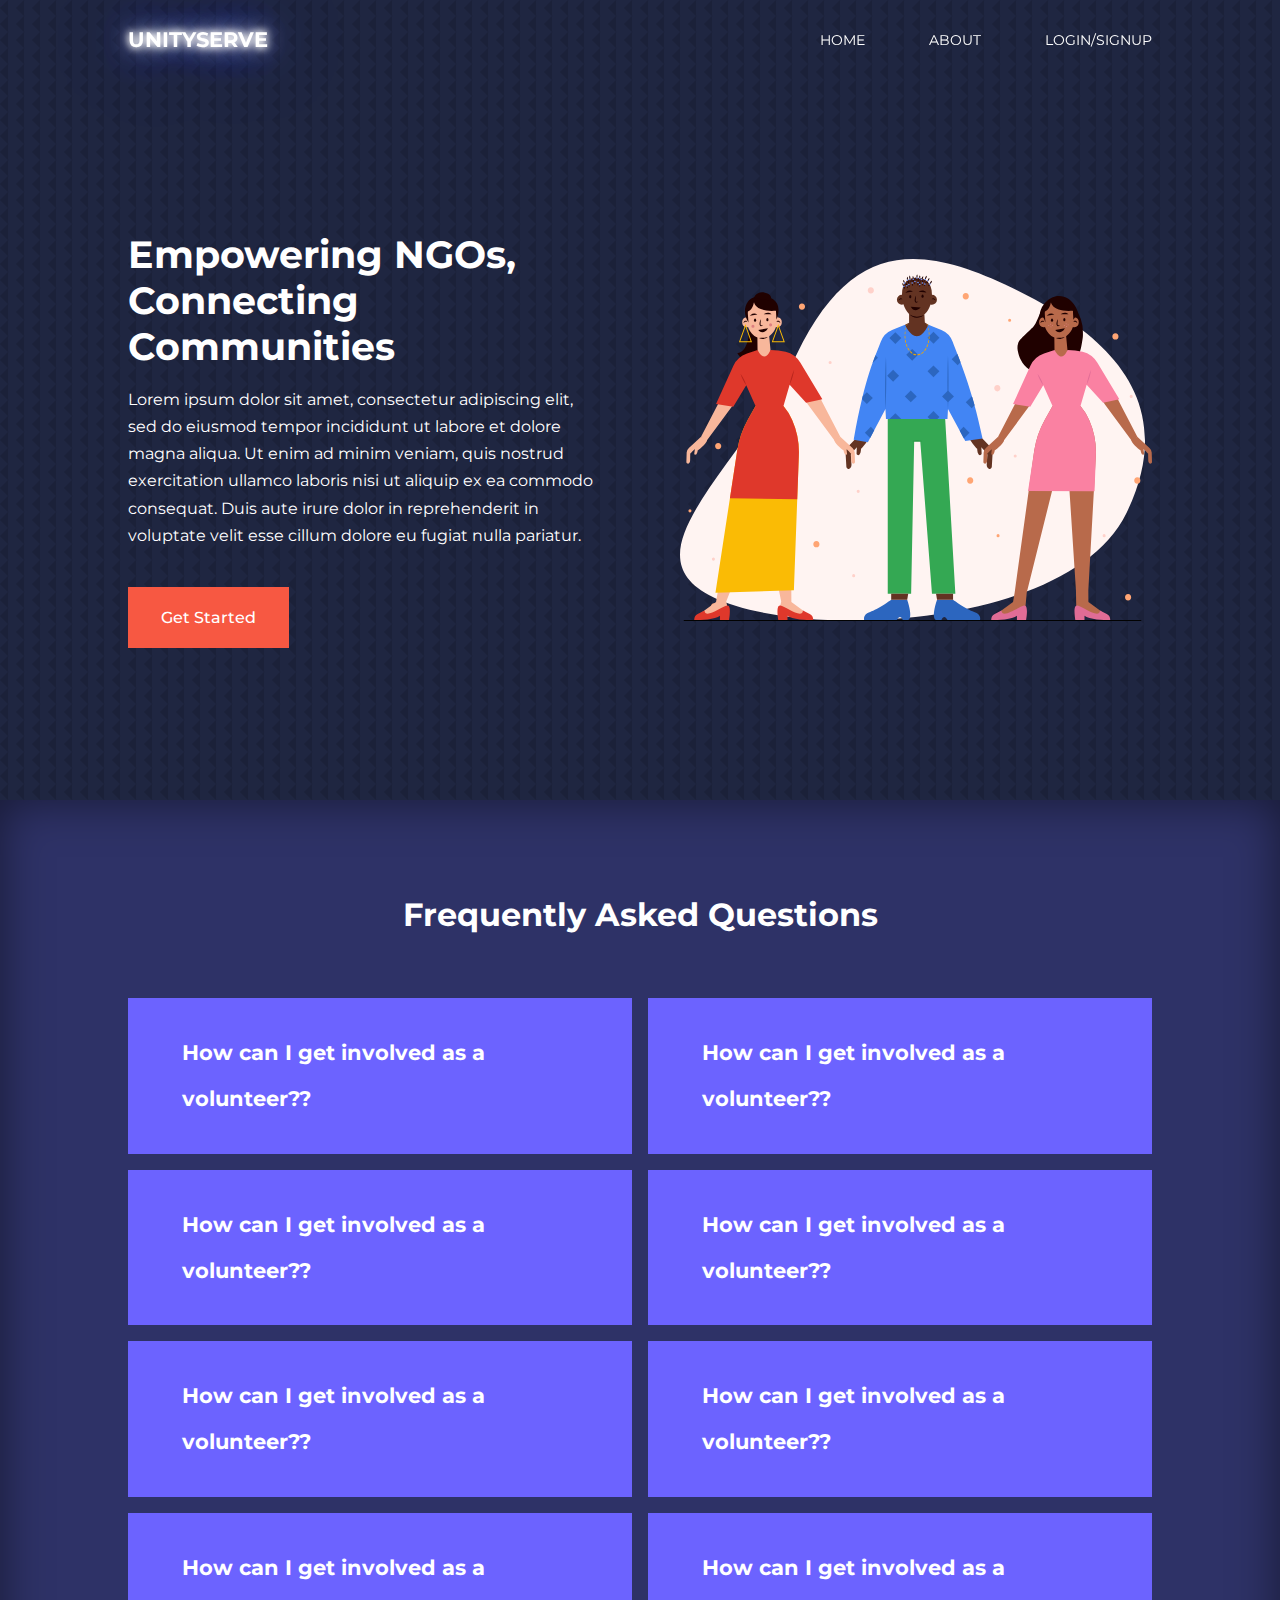
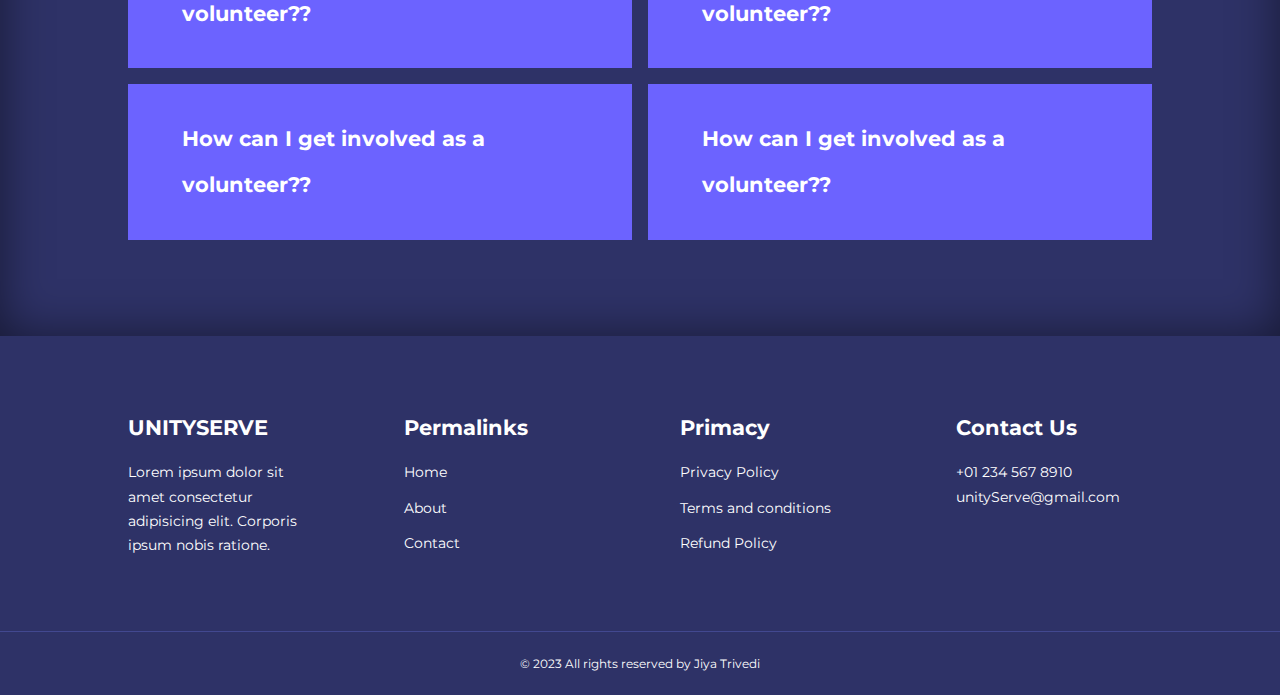
<file: index.html>
<!DOCTYPE html>
<html lang="en">
<head>
    <meta charset="UTF-8">
    <meta name="viewport" content="width=device-width, initial-scale=1.0">
    <title>UnityServe</title>
    <link rel="stylesheet" href="css/style.css">
    <!-- icon -->
    <link rel="stylesheet" href="https://unicons.iconscout.com/release/v4.0.8/css/line.css">

    <link rel="preconnect" href="https://fonts.googleapis.com">
    <link rel="preconnect" href="https://fonts.gstatic.com" crossorigin>
    <link href="https://fonts.googleapis.com/css2?family=IBM+Plex+Mono:wght@700&family=Montserrat:wght@300;400;500;600;700;800&display=swap" rel="stylesheet">

    <link rel="stylesheet"href="https://cdn.jsdelivr.net/npm/swiper@9/swiper-bundle.min.css"/>
    <style>
        body{
            background-image: url("images/bg-texture.png");
        }
        .swiper-pagination-bullet {
            width: var(--swiper-pagination-bullet-width,var(--swiper-pagination-bullet-size,15px));
            height: var(--swiper-pagination-bullet-height,var(--swiper-pagination-bullet-size,15px));
            
        }
        @media screen and (max-width: 600px) {
            .swiper-pagination-bullet {
                width: var(--swiper-pagination-bullet-width,var(--swiper-pagination-bullet-size,10px));
                height: var(--swiper-pagination-bullet-height,var(--swiper-pagination-bullet-size,10px));
                
            }
        }
    </style>
</head>
<body>
    <nav>
        <div class="container nav_container">
            <a href="index.html"><h4>UNITYSERVE</h4></a>
            <ul class="nav_menu">
                <li><a href="index2.php">HOME</a></li>
                <li><a href="about.html">ABOUT</a></li>
                
                <li><a href="login.php">LOGIN/SIGNUP</a></li>
            </ul>
            <button id="open-menu-btn"><i class="uil uil-bars"></i></button>
            <button id="close-menu-btn"><i class="uil uil-multiply"></i></button>

        </div>
    </nav>
    
    <header>
        <div class="container header_container">
            <div class="header_left">
                <h1>Empowering NGOs, Connecting Communities</h1>
                <p>
                    Lorem ipsum dolor sit amet, consectetur adipiscing elit, sed do eiusmod tempor incididunt ut labore et dolore magna aliqua. Ut enim ad minim veniam, quis nostrud exercitation ullamco laboris nisi ut aliquip ex ea commodo consequat. Duis aute irure dolor in reprehenderit in voluptate velit esse cillum dolore eu fugiat nulla pariatur. 
                </p>
                <a href="courses.html" class="btn btn-primary">Get Started</a>
            </div>
            <div class="header_right">
                <div class="header_right_image">
                    <img src="images/header.svg" >
                </div>
            </div>
        </div>
    </header>

    
    <!-- faqs -->

    <section class="faqs">
        <h2>Frequently Asked Questions</h2>
        <div class="container faqs_container">
            <article class="faq ">
                <div class="faq_icon"><i class="uil uil-plus"></i></div>
                <div class="question_answer">
                    <h4>How can I get involved as a volunteer??</h4>
                    <p>Lorem ipsum dolor sit amet consectetur adipisicing elit. Velit laudantium quis qui similique quidem at voluptatem ex. Est dolorum minima dolor aut ut, accusantium vitae architecto aliquid nostrum numquam quibusdam.
                    </p>
                </div>
            </article>

            <article class="faq">
                <div class="faq_icon"><i class="uil uil-plus"></i></div>
                <div class="question_answer">
                    <h4>How can I get involved as a volunteer??</h4>
                    <p>Lorem ipsum dolor sit amet consectetur adipisicing elit. Velit laudantium quis qui similique quidem at voluptatem ex. Est dolorum minima dolor aut ut, accusantium vitae architecto aliquid nostrum numquam quibusdam.
                    </p>
                </div>
            </article>

            <article class="faq">
                <div class="faq_icon"><i class="uil uil-plus"></i></div>
                <div class="question_answer">
                    <h4>How can I get involved as a volunteer??</h4>
                    <p>Lorem ipsum dolor sit amet consectetur adipisicing elit. Velit laudantium quis qui similique quidem at voluptatem ex. Est dolorum minima dolor aut ut, accusantium vitae architecto aliquid nostrum numquam quibusdam.
                    </p>
                </div>
            </article>

            <article class="faq">
                <div class="faq_icon"><i class="uil uil-plus"></i></div>
                <div class="question_answer">
                    <h4>How can I get involved as a volunteer??</h4>
                    <p>Lorem ipsum dolor sit amet consectetur adipisicing elit. Velit laudantium quis qui similique quidem at voluptatem ex. Est dolorum minima dolor aut ut, accusantium vitae architecto aliquid nostrum numquam quibusdam.
                    </p>
                </div>
            </article>

            <article class="faq">
                <div class="faq_icon"><i class="uil uil-plus"></i></div>
                <div class="question_answer">
                    <h4>How can I get involved as a volunteer??</h4>
                    <p>Lorem ipsum dolor sit amet consectetur adipisicing elit. Velit laudantium quis qui similique quidem at voluptatem ex. Est dolorum minima dolor aut ut, accusantium vitae architecto aliquid nostrum numquam quibusdam.
                    </p>
                </div>
            </article>

            <article class="faq">
                <div class="faq_icon"><i class="uil uil-plus"></i></div>
                <div class="question_answer">
                    <h4>How can I get involved as a volunteer??</h4>
                    <p>Lorem ipsum dolor sit amet consectetur adipisicing elit. Velit laudantium quis qui similique quidem at voluptatem ex. Est dolorum minima dolor aut ut, accusantium vitae architecto aliquid nostrum numquam quibusdam.
                    </p>
                </div>
            </article>

            <article class="faq">
                <div class="faq_icon"><i class="uil uil-plus"></i></div>
                <div class="question_answer">
                    <h4>How can I get involved as a volunteer??</h4>
                    <p>Lorem ipsum dolor sit amet consectetur adipisicing elit. Velit laudantium quis qui similique quidem at voluptatem ex. Est dolorum minima dolor aut ut, accusantium vitae architecto aliquid nostrum numquam quibusdam.
                    </p>
                </div>
            </article>

            <article class="faq">
                <div class="faq_icon"><i class="uil uil-plus"></i></div>
                <div class="question_answer">
                    <h4>How can I get involved as a volunteer??</h4>
                    <p>Lorem ipsum dolor sit amet consectetur adipisicing elit. Velit laudantium quis qui similique quidem at voluptatem ex. Est dolorum minima dolor aut ut, accusantium vitae architecto aliquid nostrum numquam quibusdam.
                    </p>
                </div>
            </article>

            <article class="faq">
                <div class="faq_icon"><i class="uil uil-plus"></i></div>
                <div class="question_answer">
                    <h4>How can I get involved as a volunteer??</h4>
                    <p>Lorem ipsum dolor sit amet consectetur adipisicing elit. Velit laudantium quis qui similique quidem at voluptatem ex. Est dolorum minima dolor aut ut, accusantium vitae architecto aliquid nostrum numquam quibusdam.
                    </p>
                </div>
            </article>

            <article class="faq">
                <div class="faq_icon"><i class="uil uil-plus"></i></div>
                <div class="question_answer">
                    <h4>How can I get involved as a volunteer??</h4>
                    <p>Lorem ipsum dolor sit amet consectetur adipisicing elit. Velit laudantium quis qui similique quidem at voluptatem ex. Est dolorum minima dolor aut ut, accusantium vitae architecto aliquid nostrum numquam quibusdam.
                    </p>
                </div>
            </article>
        </div>
    </section>

    
    <!-- footer -->

    <footer class="footer">
        <div class="container footer_container">
            <div class="footer_1">
                <a href="index.html" class="footer_logo"><h4>UNITYSERVE</h4></h4></a>
                <p>Lorem ipsum dolor sit amet consectetur adipisicing elit. Corporis ipsum nobis ratione.
                </p>
            </div>
            <div class="footer_2">
                <h4>Permalinks</h4>
                <ul class="permalinks">
                    <li><a href="index.html">Home</a></li>
                    <li><a href="about.html">About</a></li>
                    
                    <li><a href="contact.html">Contact</a></li>
                </ul>
            </div>
            <div class="footer_3">
                <h4>Primacy</h4>
                <ul class="privacy">
                    <li><a href="#">Privacy Policy</a></li>
                    <li><a href="#">Terms and conditions</a></li>
                    <li><a href="#">Refund Policy</a></li>
                </ul>
            </div>
            <div class="footer_4">
                <h4>Contact Us</h4>
                <div>
                    <p>+01 234 567 8910</p>
                    <p>unityServe@gmail.com</p>
                </div>
                <ul class="footer_socials">
                    <li><a href="#"><i class="uil uil-facebook-f"></i></a></li>
                    <li><a href="#"><i class="uil uil-instagram-alt"></i></a></li>
                    <li><a href="#"><i class="uil uil-twitter"></i></a></li>
                    <li><a href="#"><i class="uil uil-linkedin-alt"></i></a></li>
                </ul>
            </div>
               
        </div>
        <div class="footer_copyright">
            <small>&copy; 2023 All rights reserved by Jiya Trivedi</small>
        </div>
    </footer>



    
    <script src="./main.js"></script>
 
</body>
</html>
</file>
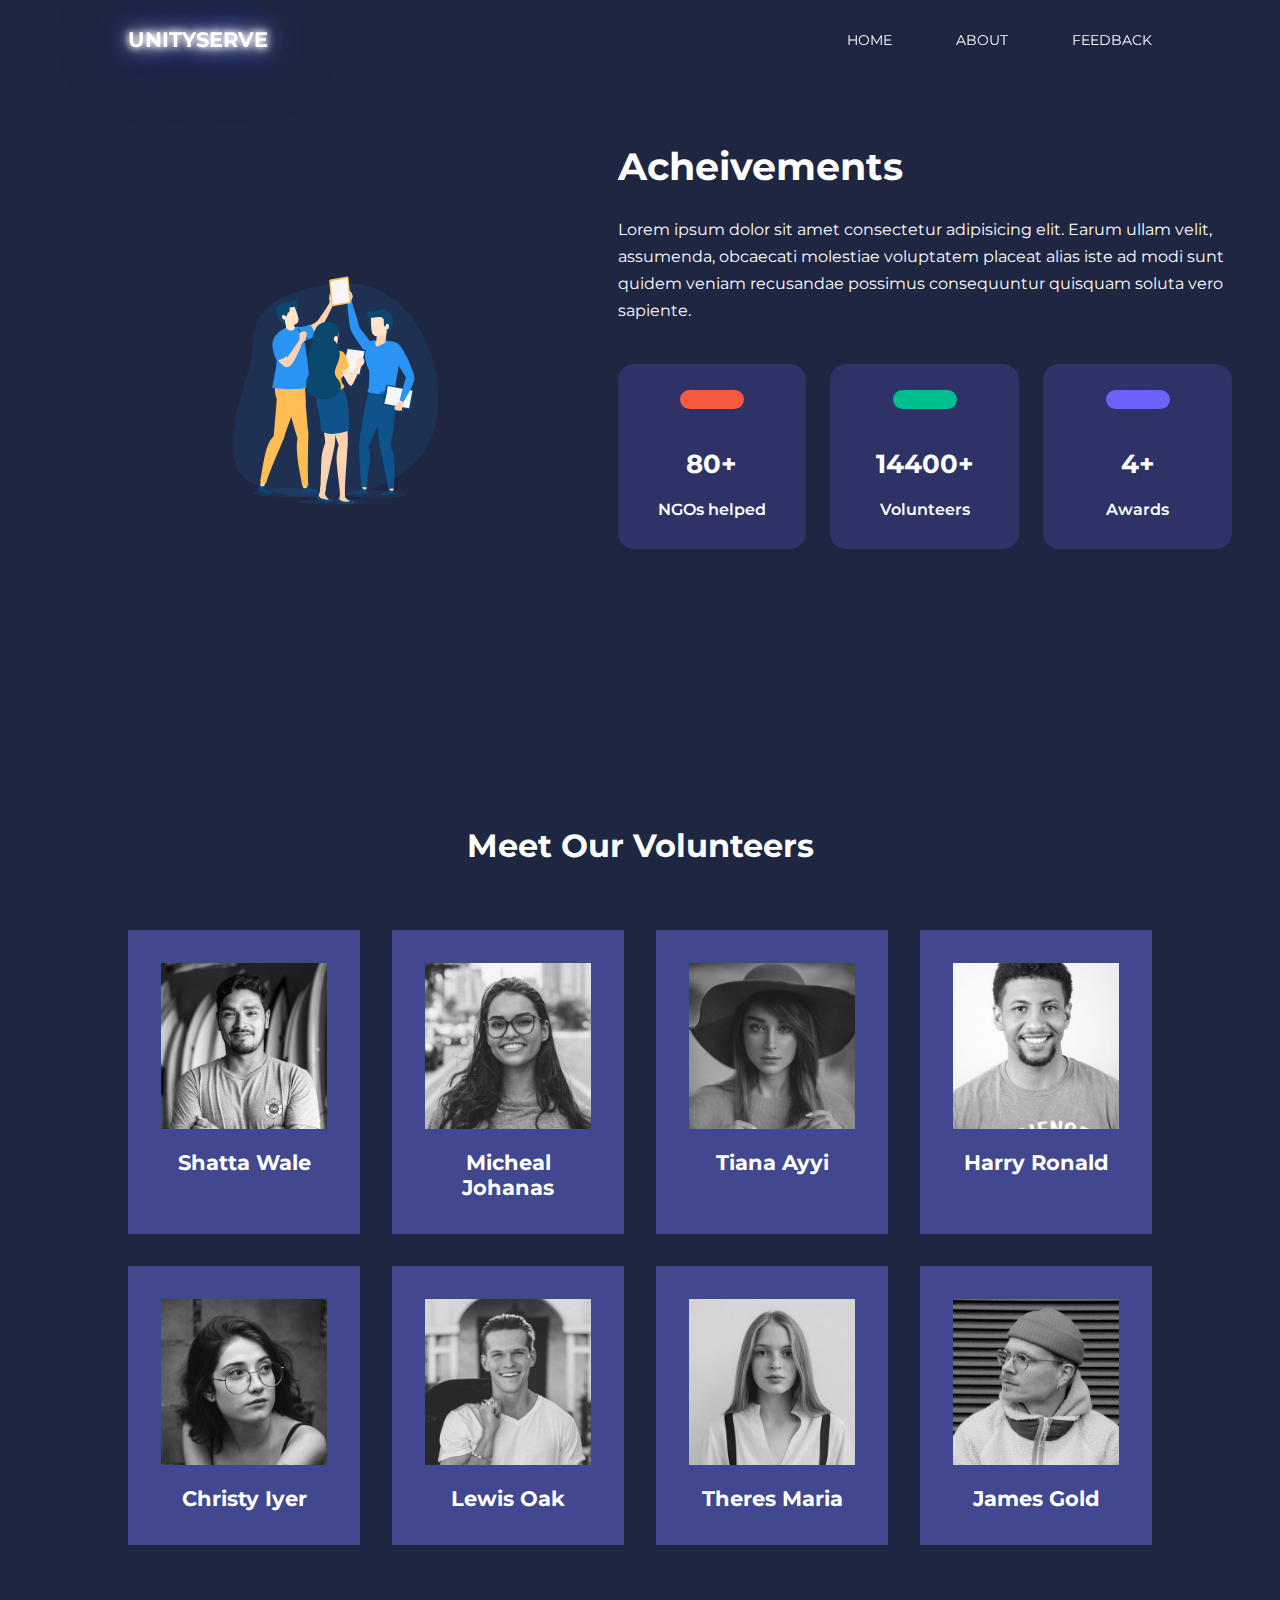
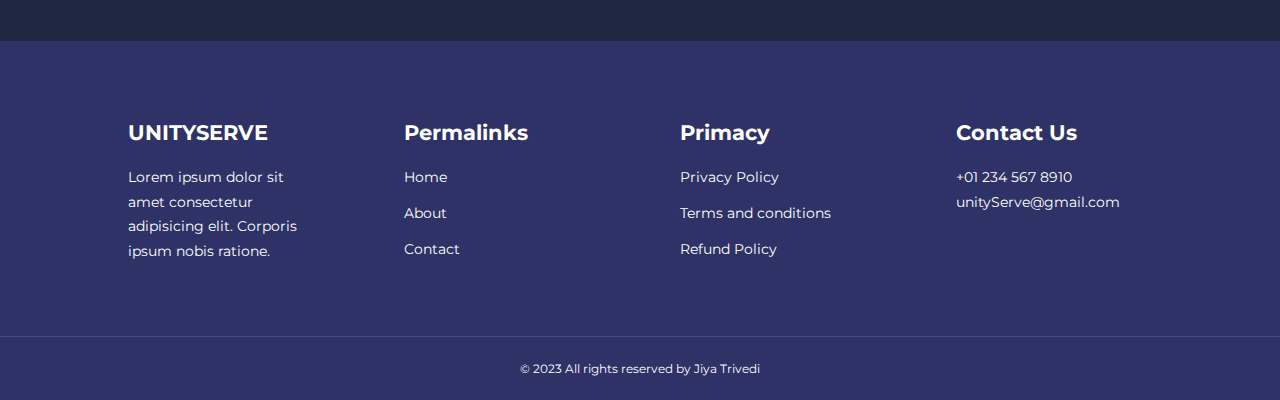
<file: about.html>
<!DOCTYPE html>
<html lang="en">
<head>
    <meta charset="UTF-8">
    <meta name="viewport" content="width=device-width, initial-scale=1.0">
    <title>unityServe</title>
    <link rel="stylesheet" href="css/style.css">
    <link rel="stylesheet" href="css/about.css">
    <!-- icon -->
    <link rel="stylesheet" href="https://unicons.iconscout.com/release/v4.0.8/css/line.css">

    <link rel="preconnect" href="https://fonts.googleapis.com">
    <link rel="preconnect" href="https://fonts.gstatic.com" crossorigin>
    <link href="https://fonts.googleapis.com/css2?family=IBM+Plex+Mono:wght@700&family=Montserrat:wght@300;400;500;600;700;800&display=swap" rel="stylesheet">

    <link rel="stylesheet"href="https://cdn.jsdelivr.net/npm/swiper@9/swiper-bundle.min.css"/>
</head>
<body>
    <nav>
        <div class="container nav_container">
            <a href="index2.php"><h4>UNITYSERVE</h4></a>
            <ul class="nav_menu">
                <li><a href="index2.php">HOME</a></li>
                <li><a href="about.html">ABOUT</a></li>
                
                <li><a href="feed.php">FEEDBACK</a></li>
            </ul>
            <button id="open-menu-btn"><i class="uil uil-bars"></i></button>
            <button id="close-menu-btn"><i class="uil uil-multiply"></i></button>

        </div>
    </nav>
    <section class="about_achievements">
        <div class="container about_achievements-container">
            <div class="about_achievements-left"> 
                <img  src="./images/about achievements.svg">
            </div>
            <div class="about_achievements-right">
                <h1>Acheivements</h1>
                <p> Lorem ipsum dolor sit amet consectetur adipisicing elit. Earum ullam velit, assumenda, obcaecati molestiae voluptatem placeat alias iste ad modi sunt quidem veniam recusandae possimus consequuntur quisquam soluta vero sapiente.
                </p>
        
                <div class="achievements_cards">
                    <article class="achievement_card">
                        <span class="achievement_icon">
                            <i class="uil uil-video"></i>
                        </span>
                        <h3 class="count" data-count="450+">0+</h3>
                        <p>NGOs helped</p>
                    </article>

                    <article class="achievement_card">
                        <span class="achievement_icon">
                            <i class="uil uil-users-alt"></i>
                        </span>
                        <h3 class="count" data-count="79000">0+</h3>
                        <p>Volunteers</p>
                    </article>

                    <article class="achievement_card">
                        <span class="achievement_icon">
                            <i class="uil uil-trophy"></i>
                        </span>
                        <h3 class="count" data-count="26">0+</h3>
                        <p>Awards</p>
                    </article>

                </div>
            </div>
        </div>
    </section>

    <section class="team">
        <h2>Meet Our Volunteers</h2>
        <div class="container team_container">
            <article class="team_member">
                <div class="team-member-image">
                    <img src="./images/tm1.jpg">
                </div>
                <div class="team_member-info">
                    <h4>Shatta Wale</h4>
                     
                </div>
                <div class="team_member-socials">
                    <a href="https://instagram.com" target="_blank"><i class="uil uil-instagram"></i></a>
                    <a href="https://twitter.com" target="_blank"><i class="uil uil-twitter-alt"></i></a>
                    <a href="https://linkedin.com" target="_blank"><i class="uil uil-linkedin-alt"></i></a>
                </div>
            </article>

            <article class="team_member">
                <div class="team-member-image">
                    <img src="./images/tm2.jpg">
                </div>
                <div class="team_member-info">
                    <h4>Micheal Johanas</h4>
                     
                </div>
                <div class="team_member-socials">
                    <a href="https://instagram.com" target="_blank"><i class="uil uil-instagram"></i></a>
                    <a href="https://twitter.com" target="_blank"><i class="uil uil-twitter-alt"></i></a>
                    <a href="https://linkedin.com" target="_blank"><i class="uil uil-linkedin-alt"></i></a>
                </div>
            </article>

            <article class="team_member">
                <div class="team-member-image">
                    <img src="./images/tm3.jpg">
                </div>
                <div class="team_member-info">
                    <h4>Tiana Ayyi</h4>
                     
                </div>
                <div class="team_member-socials">
                    <a href="https://instagram.com" target="_blank"><i class="uil uil-instagram"></i></a>
                    <a href="https://twitter.com" target="_blank"><i class="uil uil-twitter-alt"></i></a>
                    <a href="https://linkedin.com" target="_blank"><i class="uil uil-linkedin-alt"></i></a>
                </div>
            </article>

            <article class="team_member">
                <div class="team-member-image">
                    <img src="./images/tm4.jpg">
                </div>
                <div class="team_member-info">
                    <h4>Harry Ronald</h4>
                     
                </div>
                <div class="team_member-socials">
                    <a href="https://instagram.com" target="_blank"><i class="uil uil-instagram"></i></a>
                    <a href="https://twitter.com" target="_blank"><i class="uil uil-twitter-alt"></i></a>
                    <a href="https://linkedin.com" target="_blank"><i class="uil uil-linkedin-alt"></i></a>
                </div>
            </article>

            <article class="team_member">
                <div class="team-member-image">
                    <img src="./images/tm5.jpg">
                </div>
                <div class="team_member-info">
                    <h4>Christy Iyer</h4>
                     
                </div>
                <div class="team_member-socials">
                    <a href="https://instagram.com" target="_blank"><i class="uil uil-instagram"></i></a>
                    <a href="https://twitter.com" target="_blank"><i class="uil uil-twitter-alt"></i></a>
                    <a href="https://linkedin.com" target="_blank"><i class="uil uil-linkedin-alt"></i></a>
                </div>
            </article>

            <article class="team_member">
                <div class="team-member-image">
                    <img src="./images/tm6.jpg">
                </div>
                <div class="team_member-info">
                    <h4>Lewis Oak</h4>
                     
                </div>
                <div class="team_member-socials">
                    <a href="https://instagram.com" target="_blank"><i class="uil uil-instagram"></i></a>
                    <a href="https://twitter.com" target="_blank"><i class="uil uil-twitter-alt"></i></a>
                    <a href="https://linkedin.com" target="_blank"><i class="uil uil-linkedin-alt"></i></a>
                </div>
            </article>

            <article class="team_member">
                <div class="team-member-image">
                    <img src="./images/tm7.jpg">
                </div>
                <div class="team_member-info">
                    <h4>Theres Maria</h4>
                     
                </div>
                <div class="team_member-socials">
                    <a href="https://instagram.com" target="_blank"><i class="uil uil-instagram"></i></a>
                    <a href="https://twitter.com" target="_blank"><i class="uil uil-twitter-alt"></i></a>
                    <a href="https://linkedin.com" target="_blank"><i class="uil uil-linkedin-alt"></i></a>
                </div>
            </article>

            <article class="team_member">
                <div class="team-member-image">
                    <img src="./images/tm8.jpg">
                </div>
                <div class="team_member-info">
                    <h4>James Gold</h4>
                     
                </div>
                <div class="team_member-socials">
                    <a href="https://instagram.com" target="_blank"><i class="uil uil-instagram"></i></a>
                    <a href="https://twitter.com" target="_blank"><i class="uil uil-twitter-alt"></i></a>
                    <a href="https://linkedin.com" target="_blank"><i class="uil uil-linkedin-alt"></i></a>
                </div>
            </article>
        </div>
    </section>



    <footer class="footer">
        <div class="container footer_container">
            <div class="footer_1">
                <a href="index.html" class="footer_logo"><h4>UNITYSERVE</h4></a>
                <p>Lorem ipsum dolor sit amet consectetur adipisicing elit. Corporis ipsum nobis ratione.
                </p>
            </div>
            <div class="footer_2">
                <h4>Permalinks</h4>
                <ul class="permalinks">
                    <li><a href="index.html">Home</a></li>
                    <li><a href="about.html">About</a></li>
                   
                    <li><a href="contact.html">Contact</a></li>
                </ul>
            </div>
            <div class="footer_3">
                <h4>Primacy</h4>
                <ul class="privacy">
                    <li><a href="#">Privacy Policy</a></li>
                    <li><a href="#">Terms and conditions</a></li>
                    <li><a href="#">Refund Policy</a></li>
                </ul>
            </div>
            <div class="footer_4">
                <h4>Contact Us</h4>
                <div>
                    <p>+01 234 567 8910</p>
                    <p>unityServe@gmail.com</p>
                </div>
                <ul class="footer_socials">
                    <li><a href="#"><i class="uil uil-facebook-f"></i></a></li>
                    <li><a href="#"><i class="uil uil-instagram-alt"></i></a></li>
                    <li><a href="#"><i class="uil uil-twitter"></i></a></li>
                    <li><a href="#"><i class="uil uil-linkedin-alt"></i></a></li>
                </ul>
            </div>
               
        </div>
        <div class="footer_copyright">
            <small>&copy; 2023 All rights reserved by Jiya Trivedi</small>
        </div>
    </footer>

    
    <script src="./main.js"></script>
    
</body>
</html>
</file>
<file: css/style.css>
*{
    scroll-behavior: smooth;
    margin: 0;
    padding: 0;
    box-sizing: border-box;
    text-decoration: none;
    list-style: none;
    outline: 0;
    
}
:root{
   
    --color-primary:#6c63ff;
    --color-success:#00bf8e;
    --color-warning: #f7c94b;
    --color-danger: #f75842;
    --color-danger-variant: Orgba(247, 88, 66, 0.4);
    --color-white: #fff;
    --color-light: rgba(255, 255, 255, 0.7);
    --color-black: #000;
    --color-bg: #1f2641;
    --color-bg1: #2e3267; --color-bg2: #424890;
    --container-width-1g: 80%;
    --container-width-md: 90%;
    --container-width-sm: 94%;
    --transition: all 400ms ease;
    

}
body{
    font-family: 'Montserrat',sans-serif;
    line-height: 1.7;
    color: var(--color-white);
    background: var(--color-bg);
}
.container{
    width: var(--container-width-1g);
    margin: 0 auto;

}
section{
    padding: 6rem 0;
}
section h2{
    text-align: center;
    margin-bottom: 4rem;
}
h1,h2,h3,h4,h5{
    line-height: 1.2;
}
h1{
    font-size: 2.4rem;
}
h2{
    font-size: 2rem;
}
h3{
    font-size: 1.6rem;
}
h4{
    font-size: 1.3rem;
}
a{
    color: var(--color-white);

}
img{
    width: 100%;
    display: block;
    object-fit: cover;
}
.btn{
    display: inline-block;
    background: var(--color-white);
    color: var(--color-black);
    padding: 1rem 2rem;
    border: 1px solid transparent;
    font-weight: 500;
    transition: var(--transition);
}
.btn:hover{
    background: transparent;
    color: var(--color-white);
    border-color: var(--color-white);
}
.btn-primary{
    background: var(--color-danger);
    color: var(--color-white);
}

/* NAV */
.window-scroll{
    background: var(--color-primary);
    box-shadow: 0 1rem 2rem rgb(0, 0, 0.2);
}


.nav_container h4{
    color: var(--color-white);
    text-shadow:
      0 0 7px #fff,
      0 0 10px #fff,
      0 0 21px #fff,
      0 0 42px #5271ff,
      0 0 82px #5271ff,
      0 0 92px #5271ff,
      0 0 102px #5271ff,
      0 0 151px #5271ff;
   
}



nav{
    background: transparent ;
    width: 100vw;
    height: 5rem;
    position: fixed;
    top:0;
    z-index: 11;
}
.nav_container{
    height: 100%;
    display: flex;
    justify-content: space-between;
    align-items: center;

}
nav button{
    display: none;
}
.nav_menu{
    display: flex;
    align-items: center;
    gap: 4rem;
}
.nav_menu a{
    font-size: 0.9rem;
   transition: var(--transition);
}
.nav_menu a:hover{
    color: var(--color-bg2);
}
@keyframes slideIn {
    from {
        transform: translateX(100%);
    }
    to {
        transform: translateX(0);
    }
}

@keyframes slideOut {
    from {
        transform: translateX(0);
    }
    to {
        transform: translateX(100%);
    }
}



.open {
    animation: slideIn 400ms forwards;
}

.close {
    animation: slideOut 400ms forwards;
}


/* header */
header {
    position: relative;
    top: 5rem;
    overflow: hidden;
    height: 80vh;
    margin-bottom: 5rem;
   
}
.header_container{
    display: grid;
    grid-template-columns: 1fr 1fr;
    align-items: center;
    gap: 5rem;
    height: 100%;
}
.header_left p{
    margin: 1rem 0 2.4rem;
}
.header_right_image{
    animation: bounce 2s infinite;
}
@keyframes bounce {
    0%, 100% {
        transform: translateY(0);
    }
    50% {
        transform: translateY(-20px);
    }
}




/* Faqs */

.faqs{
    background: var(--color-bg1);
    box-shadow: inset 0 0 3rem rgb(0, 0, 0, 0.5);
}
.faqs_container {
    display: grid;
    grid-template-columns: 1fr 1fr;
    gap: 1rem;
}
.faq{
    padding: 2rem;
    display: flex; align-items: center;
    gap: 1.4rem;
    height: fit-content;
    background: var(--color-primary) ;
    cursor: pointer;
}
.faq h4{
    
    line-height: 2.2;
}
.faq_icon {
    align-self: flex-start;
    font-size: 1.2rem;
}
.faq p {
    margin-top: 0.8rem;
    display: none;
}
.faq .open p{
    display: block;
}


/* fooooter */
footer {
    background: var(--color-bg1);
    padding-top: 5rem;
    font-size: 0.9rem;
}
.footer_container {
    display: grid;
    grid-template-columns: 1fr 1fr 1fr 1fr;
    gap: 5rem;
}
.footer_container > div h4 { 
    margin-bottom: 1.2rem;
}

footer ul li { 
    margin-bottom: 0.7rem;
}
footer ul li a:hover {
    text-decoration: underline;
}
.footer_socials {
    display: flex;
    gap: 1rem;
    font-size: 1.2rem;
    margin-top: 1rem;
}
.footer_copyright {
    text-align: center;
    margin-top: 4rem;
    padding: 1.2rem 0;
    border-top: 1px solid var(--color-bg2);
}

/* media queries */
@media screen and (max-width: 1024px) {
    .container{
        width: var(--container-width-md);
    }
    h1{
        font-size: 2.2rem;
    }
    h2{
        font-size: 1.7rem;
    }
    h3{
        font-size: 1.4rem;
    }
    nav button{
        display: inline-block;
        background: transparent;
        font-size: 1.8rem;
        color: var(--color-white);
        cursor: pointer;
        border-color:transparent ;
    }
    nav button#close-menu-btn{
        display: none;
    }
    h4{
        font-size: 1.1rem;
    }
    .nav_menu{
        position: fixed;
        top: 5rem;
        right: 5%;
        height: fit-content;
        width: 18rem;
        flex-direction: column;
        gap: 0;
        display: none;
    }
    .nav_menu li{
        height: 5.8rem;
        width: 100%;
    }
    .nav_menu li a{
        background: var(--color-primary);
        box-shadow: -4rem 6rem 10rem Orgba(0, 0, 0, 0.6);
        width: 100%;
        height: 100%;
        display: grid;
        place-items: center;
    }
    .nav_menu li a:hover {
        background: var(--color-bg2); 
        color: var(--color-white);
    }

    /* header */
    header {
        height: 80vh;
        margin-bottom: 4rem;
    }
    .header_container { 
        gap: 0; 
        padding-bottom: 3rem;
    }

    .faq{
        padding: 1.5rem;
    }

    .faqs_container {
        grid-template-columns: 1fr; 
    }
    .footer_container{
        grid-template-columns: 1fr 1fr;
    }
}
/* ///////////////////////////////////////////////////////////////////////////////////// */

@media screen and (max-width: 600px) {
    .container{
        width: var(--container-width-sm);
    }
   
    .nav_menu{
        right: 3%;
    }
    .nav_menu li{
        height: 5.8rem;
        width: 100%;
    }
    .nav_menu li a{
        background: var(--color-primary);
        box-shadow: -4rem 6rem 10rem Orgba(0, 0, 0, 0.6);
        width: 100%;
        height: 100%;
        display: grid;
        place-items: center;
    }
    .nav_menu li a:hover {
        background: var(--color-bg2); 
        color: var(--color-white);
    }

    /* header */
    header {
        height: 118vh;
    }
    .header_container { 
       grid-template-columns: 1fr;
       text-align: center;
       margin-top: 0;
    }
    .header_left p{
        margin-bottom: 1.3rem;
    }
    .header_left{
        margin-top: 2rem;
        margin-bottom: 3rem;
    }

    .footer_container{
        grid-template-columns: 1fr ;
        text-align: center;
        gap: 2rem;
    }
    .footer_1 p{
        margin: 1rem auto;
    }
    .footer_socials{
        justify-content: center;
    }

    
}
</file>
<file: css/about.css>
.about_achievements{
    margin-top: 3rem;
}
.about_achievements-container {
    display: grid;
    grid-template-columns: 40% 60%;
    gap: 5rem;
}
.about_achievements-right > p {
    margin: 1.6rem 0 2.5rem;
}
.achievements_cards { 
    display: grid; 
    grid-template-columns: 1fr 1fr 1fr ;
    gap: 1.5rem;
}
.achievement_card {
    background: var(--color-bg1); 
    padding: 1.6rem; 
    border-radius: 1rem; 
    text-align: center;
    transition: var(--transition); 
}
.achievement_card:hover {
    background: var(--color-bg2);
    box-shadow: 0 3rem 3rem Orgba(0, 0,
    0, 0.3);
}
.achievement_icon {
    background: var(--color-danger);
    padding: 0.6rem;
    border-radius: 1em; 
    display: inline-block;
    margin-bottom: 2rem;
    font-size: 2rem;
    width: 4rem;
}
.achievement_card:nth-child(2)
.achievement_icon{
    background: var(--color-success);
}
.achievement_card:nth-child(3)
.achievement_icon{
    background: var(--color-primary);
}
.achievement_card p{
    margin-top: 1rem;
    font-weight: 600;
}

/* team */

.team {
    background: var (--color-bg1);
    box-shadow: inset 0 0 3rem Orgba(0,
    0, 0, 0.5);
}
.team_container { 
    display: grid;
    grid-template-columns: 1fr 1fr 1fr 1fr;
    gap: 2rem;
    
}
.team_member {
    background: var(--color-bg2);
    padding: 2rem; 
    border: 1px solid transparent; 
    transition: var(--transition);
    position: relative;
    overflow: hidden;
}
.team_member:hover{
    background: transparent;
    border-color: var(--color-primary);
}
.team-member-image img{
    filter: saturate(0);
}
.team_member:hover img{
    filter: saturate(1);
}

.team_member-info * { 
    text-align: center;
     margin-top: 1.4rem;
}
.team_member-info p {
     color: var(--color-light);
}
.team_member-socials{
    position: absolute;
    transform: translateY(-50%);
    top: 50%;
    right: -100%;
    display: flex;
    flex-direction: column;
    background: var(--color-primary);
    border-radius: 1rem 0 0 1rem;
    box-shadow: -2rem 0 2rem rgb(0, 0, 0,0.3);
    transition: var(--transition);
}
.team_member-socials a{
    padding: 1rem;
}
.team_member:hover .team_member-socials{
    right: 0;
}

/* ///////////////// */
@media screen and (max-width: 1024px) {
    .about_achievements {
        margin-top: 2rem;
    }
    .about_achievements-container { 
        grid-template-columns: 1fr; 
        gap: 4rem;
    }
    .about_achievements-left { 
        width: 80%; 
        margin: 0 auto;
    }
    .team_container{
        grid-template-columns: 1fr 1fr 1fr;
        gap: 1.5rem;
    }
    .team_member{
        padding: 1 REM;
    }
}
/* /////////////////////////////////////////////////////////////////// */
@media screen and (max-width: 600px) { 
    .achievements_cards { 
        grid-template-columns: 1fr ; 
        gap: 0.7rem;
    }
    .team_container { 
        grid-template-columns: 1fr 1fr; 
        gap: 0.7rem;
    }
    .team_member {
        padding: 0;
    }
    .team_member p{
        margin-bottom: 1.5rem;
    }
}
@keyframes countUp {
    from {
        opacity: 0;
        transform: translateY(50px);
    }
    to {
        opacity: 1;
        transform: translateY(0);
    }
}

.count {
    animation: countUp 1s ease-in-out;
}
</file>
